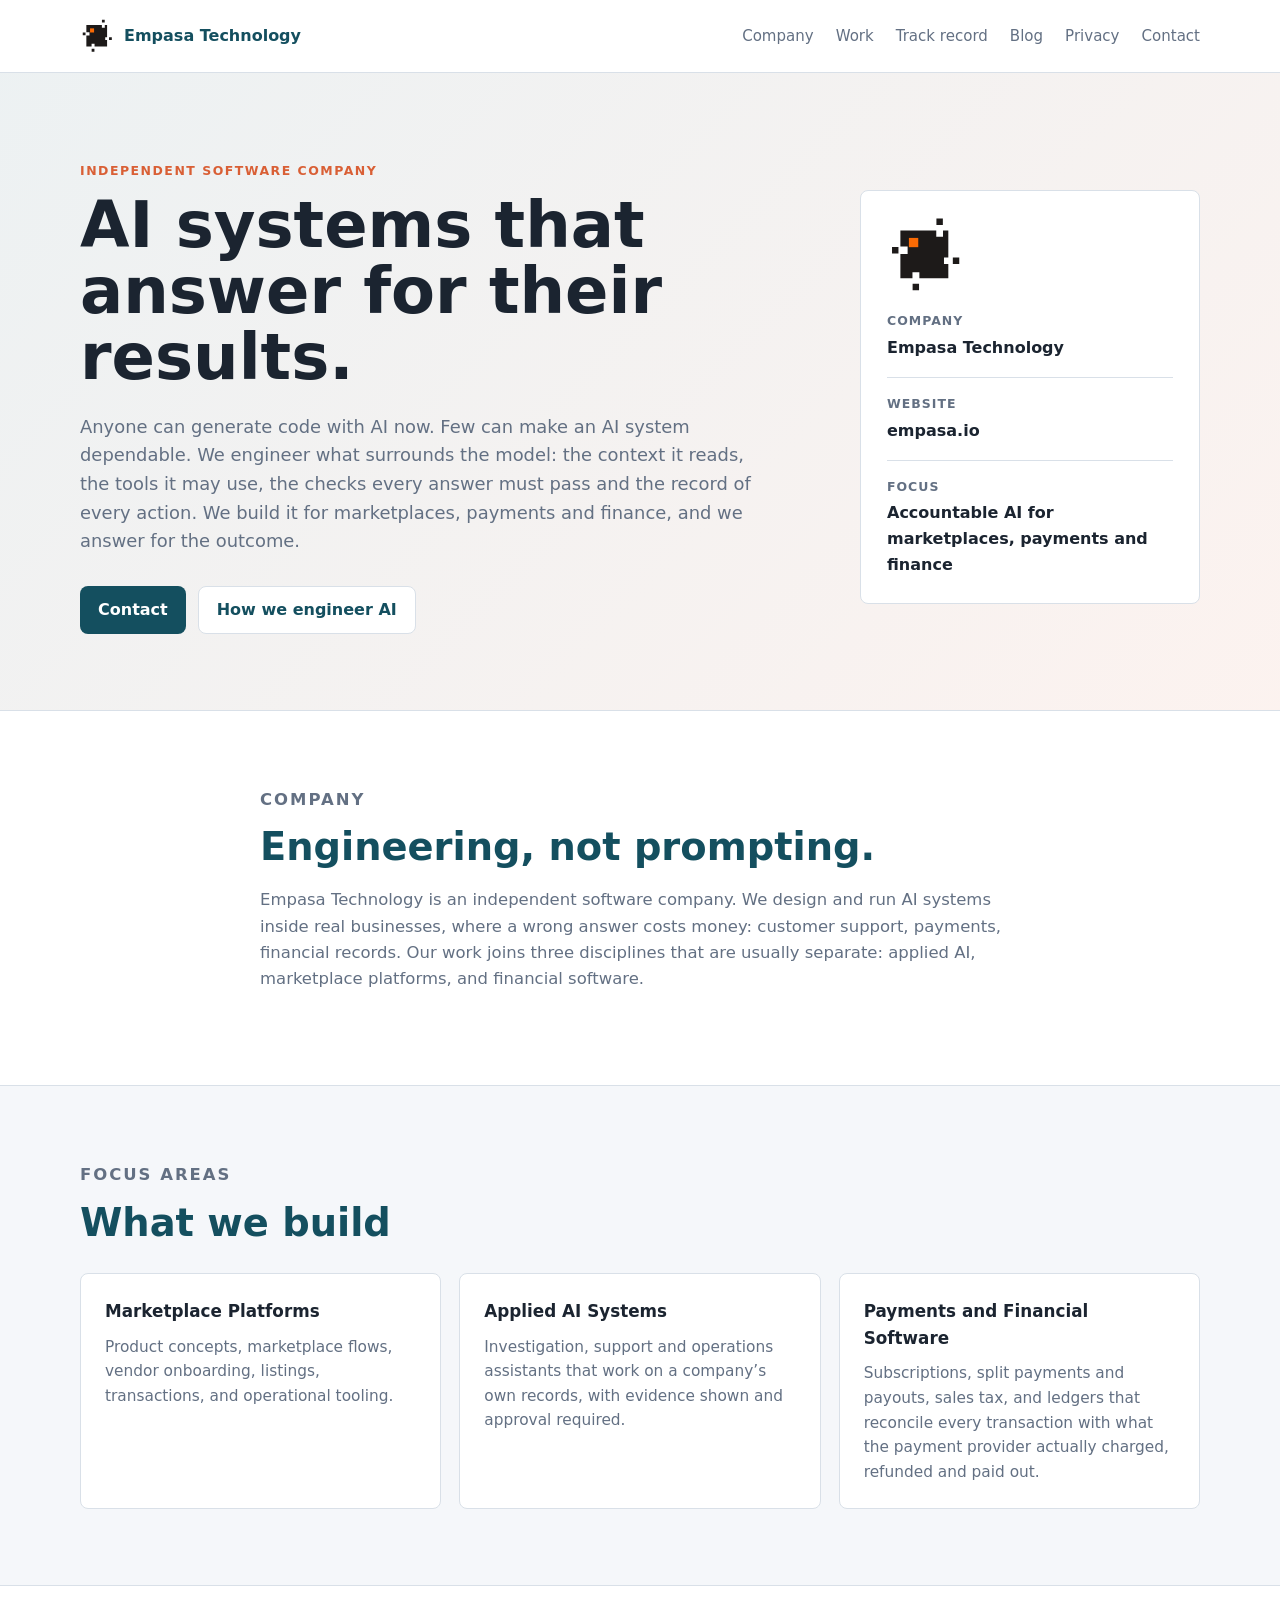
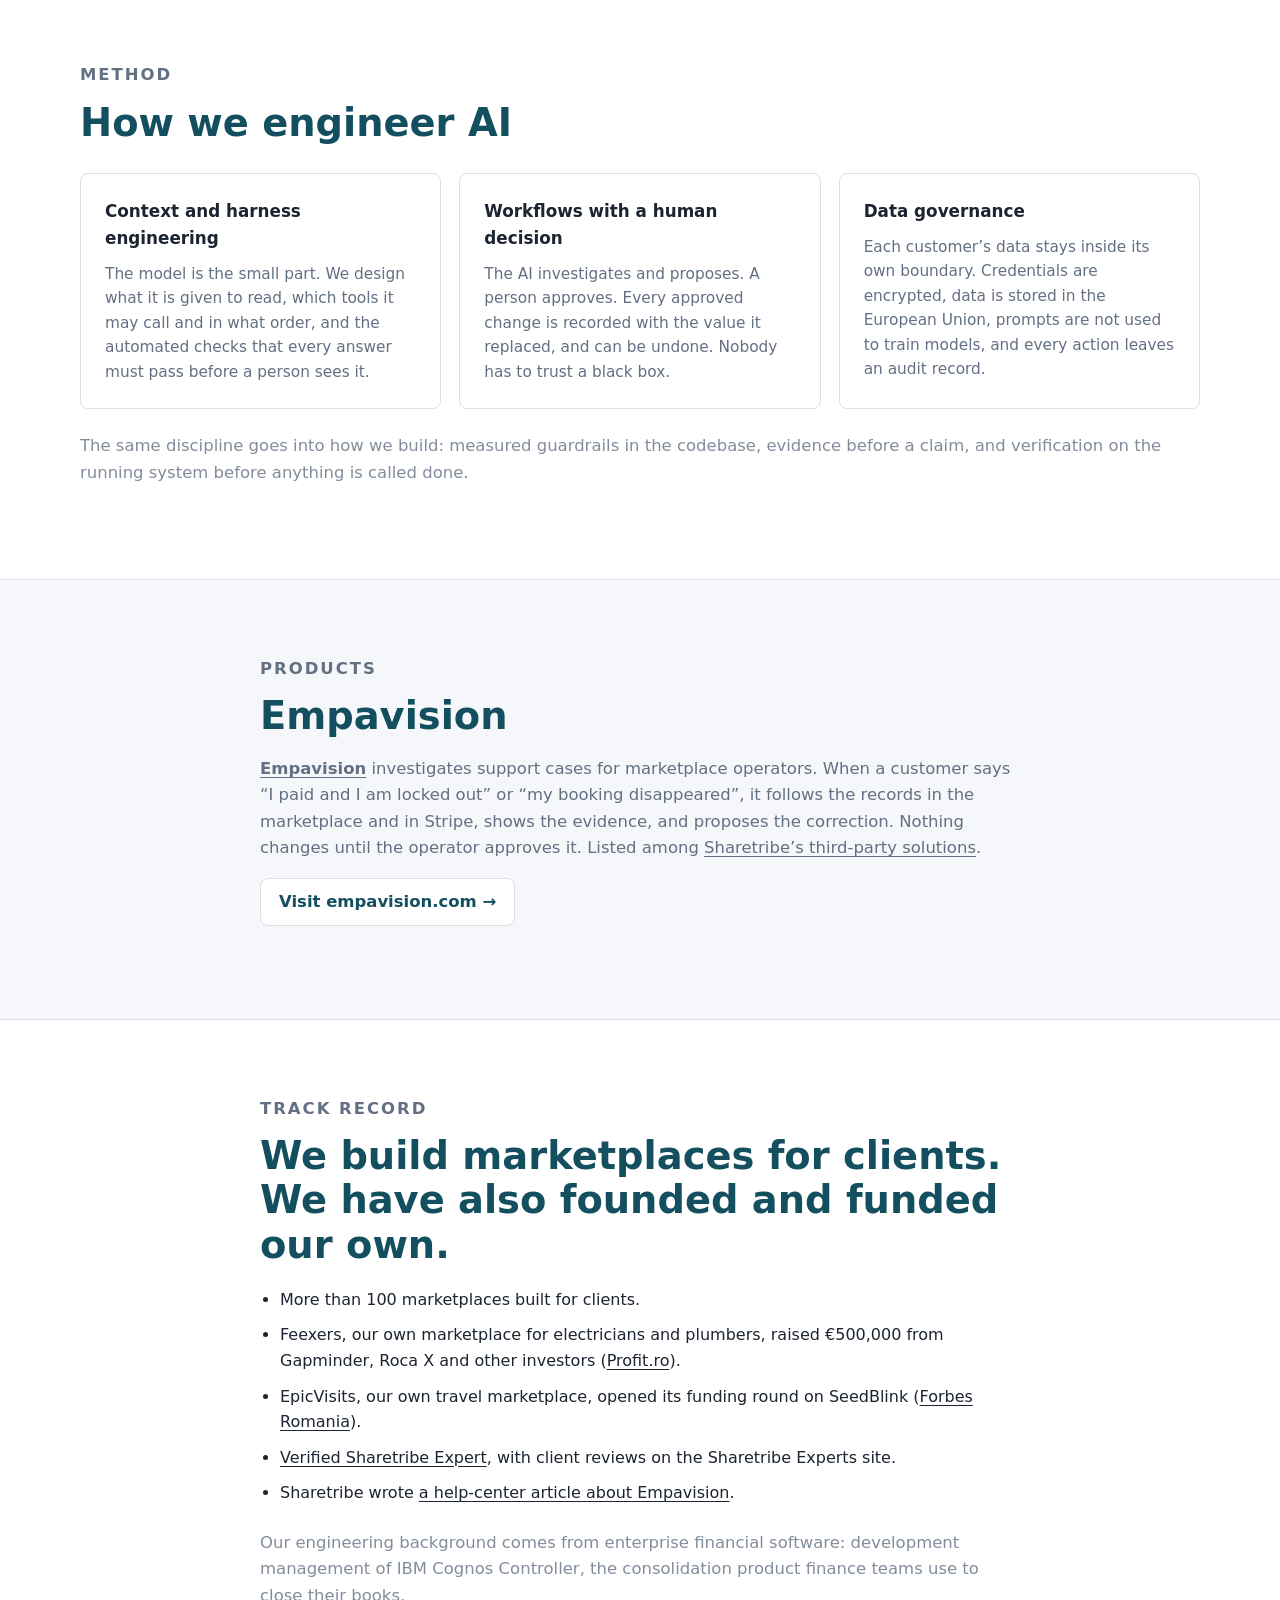
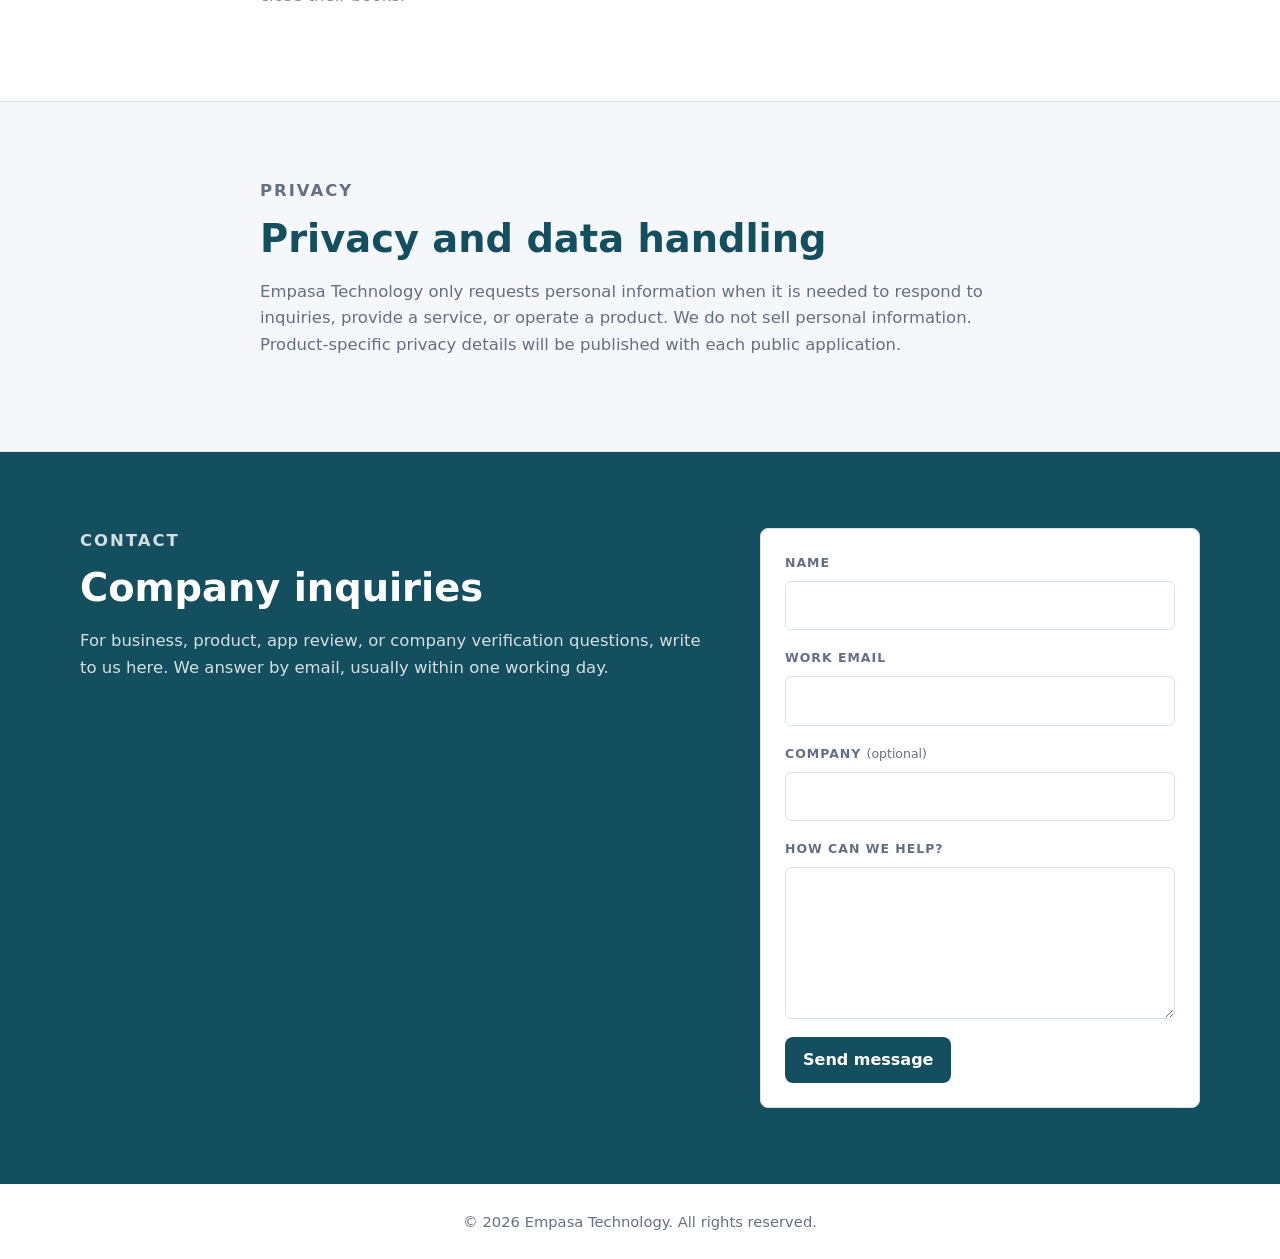
<file: index.html>
<!DOCTYPE html>
<html lang="en">
<head>
  <meta charset="UTF-8" />
  <meta name="viewport" content="width=device-width, initial-scale=1.0" />
  <meta
    name="description"
    content="Empasa Technology engineers AI systems that are accountable for their results: context and harness engineering, human-approved workflows and data governance, for marketplaces, payments and finance."
  />
  <title>Empasa Technology</title>
  <link rel="icon" type="image/svg+xml" href="images/logo_empasa.svg" />
  <link rel="apple-touch-icon" href="images/apple-touch-icon.png" />
  <link rel="stylesheet" href="styles.css" />
</head>
<body>
  <header class="site-header">
    <nav class="nav" aria-label="Main navigation">
      <a class="logo" href="#top" aria-label="Empasa Technology home">
        <img src="images/logo_empasa.svg" alt="" />
        <span>Empasa Technology</span>
      </a>
      <div class="nav-links">
        <a href="#company">Company</a>
        <a href="#work">Work</a>
        <a href="#track-record">Track record</a>
        <a href="blog/index.html">Blog</a>
        <a href="#privacy">Privacy</a>
        <a href="#contact">Contact</a>
      </div>
    </nav>
  </header>

  <main id="top">
    <section class="hero">
      <div class="container hero-grid">
        <div>
          <p class="eyebrow">Independent software company</p>
          <h1>AI systems that answer for their results.</h1>
          <p class="lead">
            Anyone can generate code with AI now. Few can make an AI system dependable. We engineer what surrounds the
            model: the context it reads, the tools it may use, the checks every answer must pass and the record of
            every action. We build it for marketplaces, payments and finance, and we answer for the outcome.
          </p>
          <div class="actions">
            <a class="button primary" href="#contact">Contact</a>
            <a class="button secondary" href="#now">How we engineer AI</a>
          </div>
        </div>
        <div class="summary-panel" aria-label="Company summary">
          <img class="summary-logo" src="images/logo_empasa.svg" alt="Empasa Technology logo" />
          <dl>
            <div>
              <dt>Company</dt>
              <dd>Empasa Technology</dd>
            </div>
            <div>
              <dt>Website</dt>
              <dd>empasa.io</dd>
            </div>
            <div>
              <dt>Focus</dt>
              <dd>Accountable AI for marketplaces, payments and finance</dd>
            </div>
          </dl>
        </div>
      </div>
    </section>

    <section id="company" class="section">
      <div class="container narrow">
        <p class="eyebrow">Company</p>
        <h2>Engineering, not prompting.</h2>
        <p>
          Empasa Technology is an independent software company. We design and run AI systems inside real businesses,
          where a wrong answer costs money: customer support, payments, financial records. Our work joins three
          disciplines that are usually separate: applied AI, marketplace platforms, and financial software.
        </p>
      </div>
    </section>

    <section id="work" class="section muted">
      <div class="container">
        <p class="eyebrow">Focus areas</p>
        <h2>What we build</h2>
        <div class="cards">
          <article class="card">
            <h3>Marketplace Platforms</h3>
            <p>
              Product concepts, marketplace flows, vendor onboarding, listings, transactions, and operational tooling.
            </p>
          </article>
          <article class="card">
            <h3>Applied AI Systems</h3>
            <p>
              Investigation, support and operations assistants that work on a company&rsquo;s own records, with evidence
              shown and approval required.
            </p>
          </article>
          <article class="card">
            <h3>Payments and Financial Software</h3>
            <p>
              Subscriptions, split payments and payouts, sales tax, and ledgers that reconcile every transaction with
              what the payment provider actually charged, refunded and paid out.
            </p>
          </article>
        </div>
      </div>
    </section>


    <section id="now" class="section">
      <div class="container">
        <p class="eyebrow">Method</p>
        <h2>How we engineer AI</h2>
        <div class="cards">
          <article class="card">
            <h3>Context and harness engineering</h3>
            <p>
              The model is the small part. We design what it is given to read, which tools it may call and in what
              order, and the automated checks that every answer must pass before a person sees it.
            </p>
          </article>
          <article class="card">
            <h3>Workflows with a human decision</h3>
            <p>
              The AI investigates and proposes. A person approves. Every approved change is recorded with the value
              it replaced, and can be undone. Nobody has to trust a black box.
            </p>
          </article>
          <article class="card">
            <h3>Data governance</h3>
            <p>
              Each customer&rsquo;s data stays inside its own boundary. Credentials are encrypted, data is stored in the
              European Union, prompts are not used to train models, and every action leaves an audit record.
            </p>
          </article>
        </div>
        <p class="section-note">
          The same discipline goes into how we build: measured guardrails in the codebase, evidence before a claim,
          and verification on the running system before anything is called done.
        </p>
      </div>
    </section>

    <section id="products" class="section muted">
      <div class="container narrow">
        <p class="eyebrow">Products</p>
        <h2>Empavision</h2>
        <p>
          <strong><a href="https://empavision.com">Empavision</a></strong> investigates support cases for marketplace
          operators. When a customer says &ldquo;I paid and I am locked out&rdquo; or &ldquo;my booking disappeared&rdquo;, it follows the
          records in the marketplace and in Stripe, shows the evidence, and proposes the correction. Nothing changes
          until the operator approves it. Listed among
          <a href="https://www.sharetribe.com/third-party-solutions/">Sharetribe&rsquo;s third-party solutions</a>.
        </p>
        <p>
          <a class="button secondary" href="https://empavision.com">Visit empavision.com &rarr;</a>
        </p>
      </div>
    </section>


    <section id="track-record" class="section">
      <div class="container narrow">
        <p class="eyebrow">Track record</p>
        <h2>We build marketplaces for clients. We have also founded and funded our own.</h2>
        <ul class="facts">
          <li>More than 100 marketplaces built for clients.</li>
          <li>
            Feexers, our own marketplace for electricians and plumbers, raised &euro;500,000 from Gapminder, Roca X and other
            investors
            (<a href="https://www.profit.ro/stiri/gapminder-roca-x-si-alti-investitori-printre-care-si-andrei-pitis-fost-actionar-vector-watch-si-clever-taxi-investesc-500-000-de-euro-intr-un-uber-al-electricienilor-si-instalatorilor-19225668">Profit.ro</a>).
          </li>
          <li>
            EpicVisits, our own travel marketplace, opened its funding round on SeedBlink
            (<a href="https://www.forbes.ro/startup-ul-de-calatorii-de-self-service-epicvisits-com-demareaza-o-campanie-de-finantare-pe-seedblink-124364">Forbes Romania</a>).
          </li>
          <li>
            <a href="https://experts.sharetribe.com/u/677c1a10-76b5-4e62-9854-36132ddc1f05">Verified Sharetribe Expert</a>,
            with client reviews on the Sharetribe Experts site.
          </li>
          <li>
            Sharetribe wrote
            <a href="https://www.sharetribe.com/help/en/articles/17761015-manage-and-grow-your-marketplace-with-empavision">a help-center article about Empavision</a>.
          </li>
        </ul>
        <p class="section-note">
          Our engineering background comes from enterprise financial software: development management of IBM Cognos
          Controller, the consolidation product finance teams use to close their books.
        </p>
      </div>
    </section>

    <section id="privacy" class="section muted">
      <div class="container narrow">
        <p class="eyebrow">Privacy</p>
        <h2>Privacy and data handling</h2>
        <p>
          Empasa Technology only requests personal information when it is needed to respond to inquiries, provide a
          service, or operate a product. We do not sell personal information. Product-specific privacy details will be
          published with each public application.
        </p>
      </div>
    </section>

    <section id="contact" class="section contact-section">
      <div class="container contact-grid">
        <div>
          <p class="eyebrow">Contact</p>
          <h2>Company inquiries</h2>
          <p>
            For business, product, app review, or company verification questions, write to us here. We answer by
            email, usually within one working day.
          </p>
        </div>
        <form class="contact-card contact-form" id="contact-form" novalidate>
          <label for="cf-name">Name</label>
          <input id="cf-name" name="name" type="text" autocomplete="name" required maxlength="120" />
          <label for="cf-email">Work email</label>
          <input id="cf-email" name="email" type="email" autocomplete="email" required maxlength="180" />
          <label for="cf-company">Company <em>(optional)</em></label>
          <input id="cf-company" name="company" type="text" autocomplete="organization" maxlength="160" />
          <label for="cf-message">How can we help?</label>
          <textarea id="cf-message" name="message" rows="5" required minlength="20" maxlength="3000"></textarea>
          <div class="cf-trap" aria-hidden="true">
            <label for="cf-website">Leave this field empty</label>
            <input id="cf-website" name="website_confirm" type="text" tabindex="-1" autocomplete="off" />
          </div>
          <button class="button primary" type="submit">Send message</button>
          <p class="cf-status" id="cf-status" role="status" aria-live="polite"></p>
        </form>
      </div>
    </section>
  </main>

  <script>
    (function () {
      var form = document.getElementById('contact-form');
      if (!form) return;
      var status = document.getElementById('cf-status');
      var button = form.querySelector('button');
      var requestId = null;
      function uuid() {
        if (window.crypto && crypto.randomUUID) return crypto.randomUUID();
        return 'xxxxxxxx-xxxx-4xxx-yxxx-xxxxxxxxxxxx'.replace(/[xy]/g, function (c) {
          var r = (Math.random() * 16) | 0;
          return (c === 'x' ? r : (r & 3) | 8).toString(16);
        });
      }
      function say(text, kind) {
        status.textContent = text;
        status.className = 'cf-status' + (kind ? ' ' + kind : '');
      }
      form.addEventListener('submit', function (event) {
        event.preventDefault();
        var data = {
          name: form.elements.name.value.trim(),
          email: form.elements.email.value.trim(),
          company: form.elements.company.value.trim(),
          message: form.elements.message.value.trim(),
          website_confirm: form.elements.website_confirm.value,
          page: location.pathname
        };
        if (data.name.length < 2 || !/^[^@\s]+@[^@\s]+\.[^@\s]+$/.test(data.email) || data.message.length < 20) {
          say('Please fill in your name, a valid email and a message of at least 20 characters.', 'error');
          return;
        }
        requestId = requestId || uuid();
        data.requestId = requestId;
        button.disabled = true;
        say('Sending…');
        fetch('https://empavision.com/api/contact', {
          method: 'POST',
          headers: { 'Content-Type': 'application/json' },
          body: JSON.stringify(data)
        })
          .then(function (response) {
            return response.json().catch(function () { return {}; }).then(function (body) {
              if (!response.ok) throw new Error(body.error || 'Your message could not be sent. Please try again.');
              form.reset();
              requestId = null;
              say('Thank you. Your message was sent; we will answer by email.', 'ok');
            });
          })
          .catch(function (error) {
            var failed = error && error.message && error.message !== 'Failed to fetch';
            say(failed ? error.message : 'Your message could not be sent. Please try again in a minute.', 'error');
          })
          .then(function () { button.disabled = false; });
      });
    })();
  </script>

  <footer class="site-footer">
    <p>&copy; 2026 Empasa Technology. All rights reserved.</p>
  </footer>
</body>
</html>
</file>
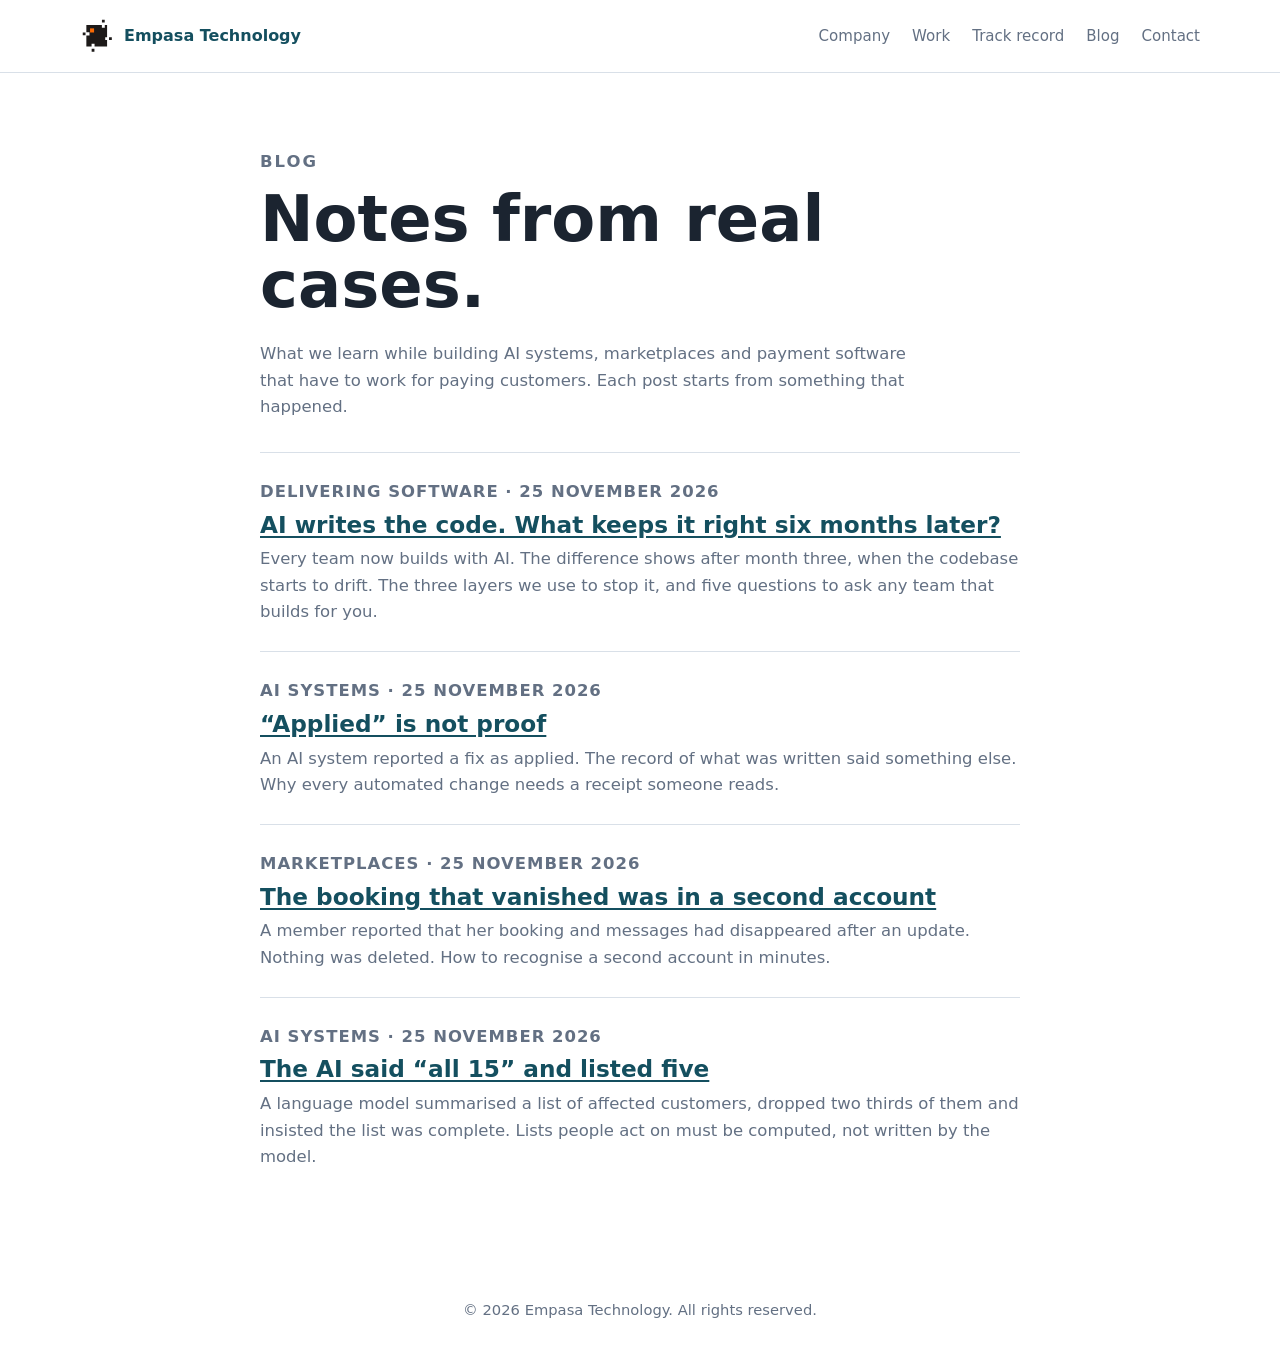
<file: blog/index.html>
<!DOCTYPE html>
<html lang="en">
<head>
  <meta charset="UTF-8" />
  <meta name="viewport" content="width=device-width, initial-scale=1.0" />
  <meta name="description" content="Notes from real cases: AI systems, marketplaces and payment software built by Empasa Technology." />
  <title>Blog | Empasa Technology</title>
  <link rel="icon" type="image/svg+xml" href="../images/logo_empasa.svg" />
  <link rel="apple-touch-icon" href="../images/apple-touch-icon.png" />
  <link rel="stylesheet" href="../styles.css" />
</head>
<body>
  <header class="site-header">
    <nav class="nav" aria-label="Main navigation">
      <a class="logo" href="../index.html" aria-label="Empasa Technology home">
        <img src="../images/logo_empasa.svg" alt="" />
        <span>Empasa Technology</span>
      </a>
      <div class="nav-links">
        <a href="../index.html#company">Company</a>
        <a href="../index.html#work">Work</a>
        <a href="../index.html#track-record">Track record</a>
        <a href="index.html">Blog</a>
        <a href="../index.html#contact">Contact</a>
      </div>
    </nav>
  </header>

  <main>
    <section class="section">
      <div class="container narrow">
        <p class="eyebrow">Blog</p>
        <h1>Notes from real cases.</h1>
        <p class="lead">
          What we learn while building AI systems, marketplaces and payment software that have to work for paying
          customers. Each post starts from something that happened.
        </p>
        <ul class="post-list">
          <li>
            <p class="post-meta">Delivering software &middot; 25 November 2026</p>
            <h2><a href="ai-writes-the-code-who-keeps-it-right.html">AI writes the code. What keeps it right six months later?</a></h2>
            <p>Every team now builds with AI. The difference shows after month three, when the codebase starts to drift. The three layers we use to stop it, and five questions to ask any team that builds for you.</p>
          </li>
          <li>
            <p class="post-meta">AI systems &middot; 25 November 2026</p>
            <h2><a href="applied-is-not-proof.html">&ldquo;Applied&rdquo; is not proof</a></h2>
            <p>An AI system reported a fix as applied. The record of what was written said something else. Why every automated change needs a receipt someone reads.</p>
          </li>
          <li>
            <p class="post-meta">Marketplaces &middot; 25 November 2026</p>
            <h2><a href="the-booking-that-vanished.html">The booking that vanished was in a second account</a></h2>
            <p>A member reported that her booking and messages had disappeared after an update. Nothing was deleted. How to recognise a second account in minutes.</p>
          </li>
          <li>
            <p class="post-meta">AI systems &middot; 25 November 2026</p>
            <h2><a href="lists-of-people-are-computed.html">The AI said &ldquo;all 15&rdquo; and listed five</a></h2>
            <p>A language model summarised a list of affected customers, dropped two thirds of them and insisted the list was complete. Lists people act on must be computed, not written by the model.</p>
          </li>
        </ul>
      </div>
    </section>
  </main>

  <footer class="site-footer">
    <p>&copy; 2026 Empasa Technology. All rights reserved.</p>
  </footer>
</body>
</html>
</file>
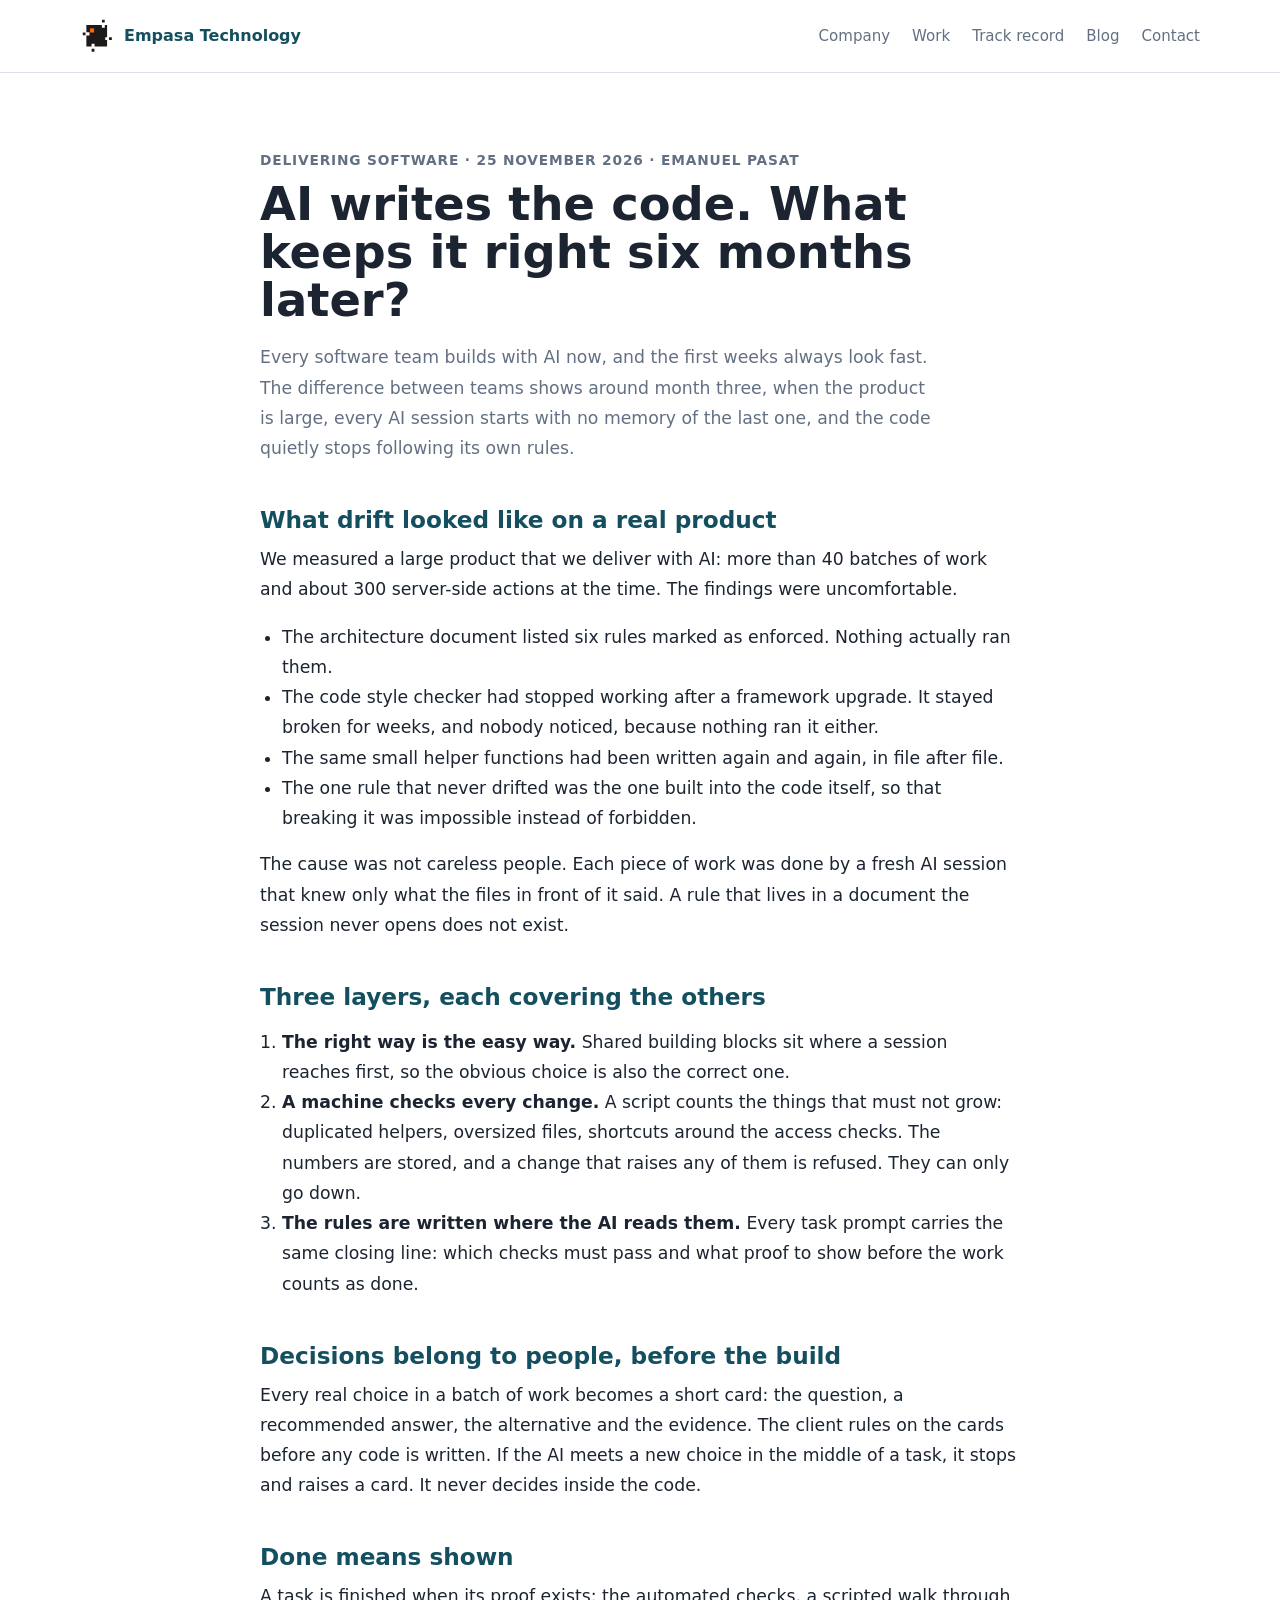
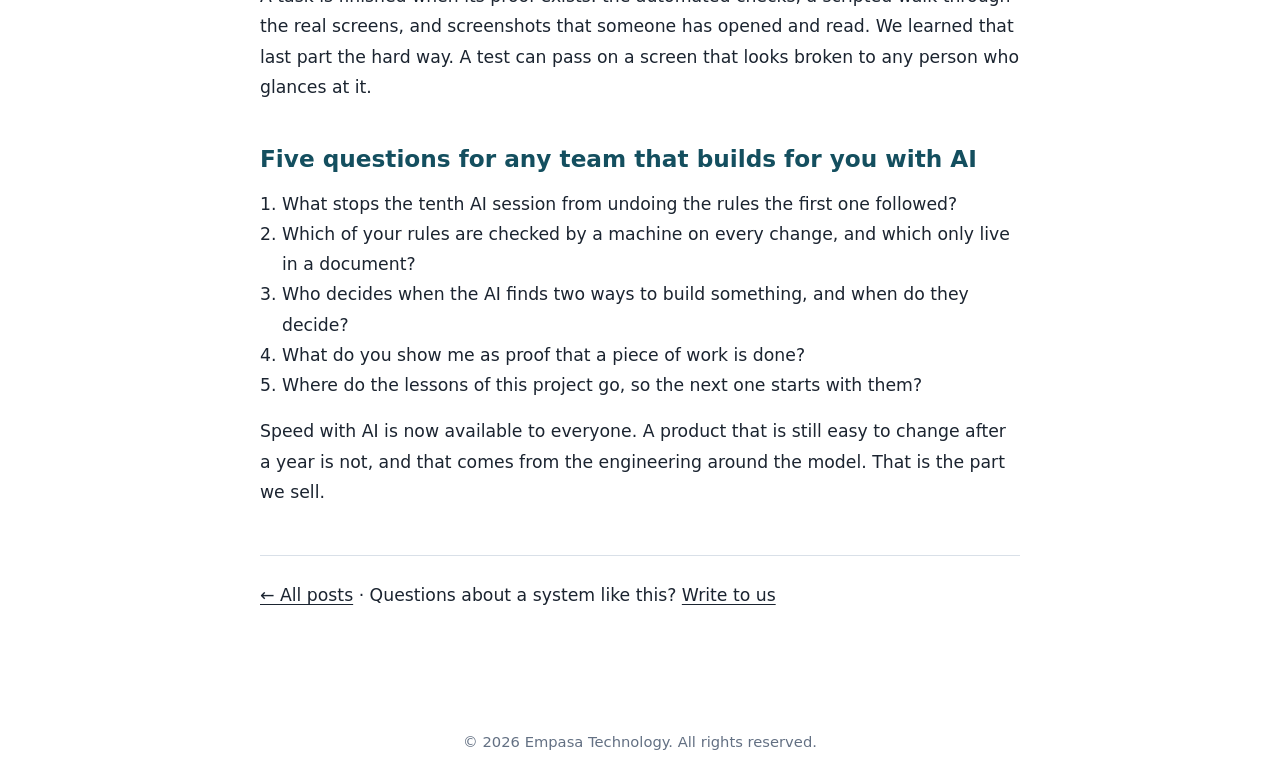
<file: blog/ai-writes-the-code-who-keeps-it-right.html>
<!DOCTYPE html>
<html lang="en">
<head>
  <meta charset="UTF-8" />
  <meta name="viewport" content="width=device-width, initial-scale=1.0" />
  <meta name="description" content="Every team now builds with AI. The difference shows after month three, when the codebase starts to drift. The three layers we use to stop it, and five questions to ask any team that builds for you." />
  <title>AI writes the code. What keeps it right six months later? | Empasa Technology</title>
  <link rel="icon" type="image/svg+xml" href="../images/logo_empasa.svg" />
  <link rel="apple-touch-icon" href="../images/apple-touch-icon.png" />
  <link rel="stylesheet" href="../styles.css" />
</head>
<body>
  <header class="site-header">
    <nav class="nav" aria-label="Main navigation">
      <a class="logo" href="../index.html" aria-label="Empasa Technology home">
        <img src="../images/logo_empasa.svg" alt="" />
        <span>Empasa Technology</span>
      </a>
      <div class="nav-links">
        <a href="../index.html#company">Company</a>
        <a href="../index.html#work">Work</a>
        <a href="../index.html#track-record">Track record</a>
        <a href="index.html">Blog</a>
        <a href="../index.html#contact">Contact</a>
      </div>
    </nav>
  </header>

  <main>
    <article class="section post">
      <div class="container narrow">
        <p class="post-meta">Delivering software &middot; 25 November 2026 &middot; Emanuel Pasat</p>
        <h1>AI writes the code. What keeps it right six months later?</h1>
        <p class="lead">Every software team builds with AI now, and the first weeks always look fast. The difference between teams shows around month three, when the product is large, every AI session starts with no memory of the last one, and the code quietly stops following its own rules.</p>
        <h2>What drift looked like on a real product</h2>
        <p>
          We measured a large product that we deliver with AI: more than 40 batches of work and about 300 server-side
          actions at the time. The findings were uncomfortable.
        </p>
        <ul>
          <li>The architecture document listed six rules marked as enforced. Nothing actually ran them.</li>
          <li>The code style checker had stopped working after a framework upgrade. It stayed broken for weeks, and nobody noticed, because nothing ran it either.</li>
          <li>The same small helper functions had been written again and again, in file after file.</li>
          <li>The one rule that never drifted was the one built into the code itself, so that breaking it was impossible instead of forbidden.</li>
        </ul>
        <p>
          The cause was not careless people. Each piece of work was done by a fresh AI session that knew only what the
          files in front of it said. A rule that lives in a document the session never opens does not exist.
        </p>
        <h2>Three layers, each covering the others</h2>
        <ol>
          <li>
            <strong>The right way is the easy way.</strong> Shared building blocks sit where a session reaches first,
            so the obvious choice is also the correct one.
          </li>
          <li>
            <strong>A machine checks every change.</strong> A script counts the things that must not grow: duplicated
            helpers, oversized files, shortcuts around the access checks. The numbers are stored, and a change that
            raises any of them is refused. They can only go down.
          </li>
          <li>
            <strong>The rules are written where the AI reads them.</strong> Every task prompt carries the same closing
            line: which checks must pass and what proof to show before the work counts as done.
          </li>
        </ol>
        <h2>Decisions belong to people, before the build</h2>
        <p>
          Every real choice in a batch of work becomes a short card: the question, a recommended answer, the
          alternative and the evidence. The client rules on the cards before any code is written. If the AI meets a
          new choice in the middle of a task, it stops and raises a card. It never decides inside the code.
        </p>
        <h2>Done means shown</h2>
        <p>
          A task is finished when its proof exists: the automated checks, a scripted walk through the real screens,
          and screenshots that someone has opened and read. We learned that last part the hard way. A test can pass on
          a screen that looks broken to any person who glances at it.
        </p>
        <h2>Five questions for any team that builds for you with AI</h2>
        <ol>
          <li>What stops the tenth AI session from undoing the rules the first one followed?</li>
          <li>Which of your rules are checked by a machine on every change, and which only live in a document?</li>
          <li>Who decides when the AI finds two ways to build something, and when do they decide?</li>
          <li>What do you show me as proof that a piece of work is done?</li>
          <li>Where do the lessons of this project go, so the next one starts with them?</li>
        </ol>
        <p>
          Speed with AI is now available to everyone. A product that is still easy to change after a year is not,
          and that comes from the engineering around the model. That is the part we sell.
        </p>
        <p class="post-back"><a href="index.html">&larr; All posts</a> &middot; Questions about a system like this? <a href="../index.html#contact">Write to us</a></p>
      </div>
    </article>
  </main>

  <footer class="site-footer">
    <p>&copy; 2026 Empasa Technology. All rights reserved.</p>
  </footer>
</body>
</html>
</file>
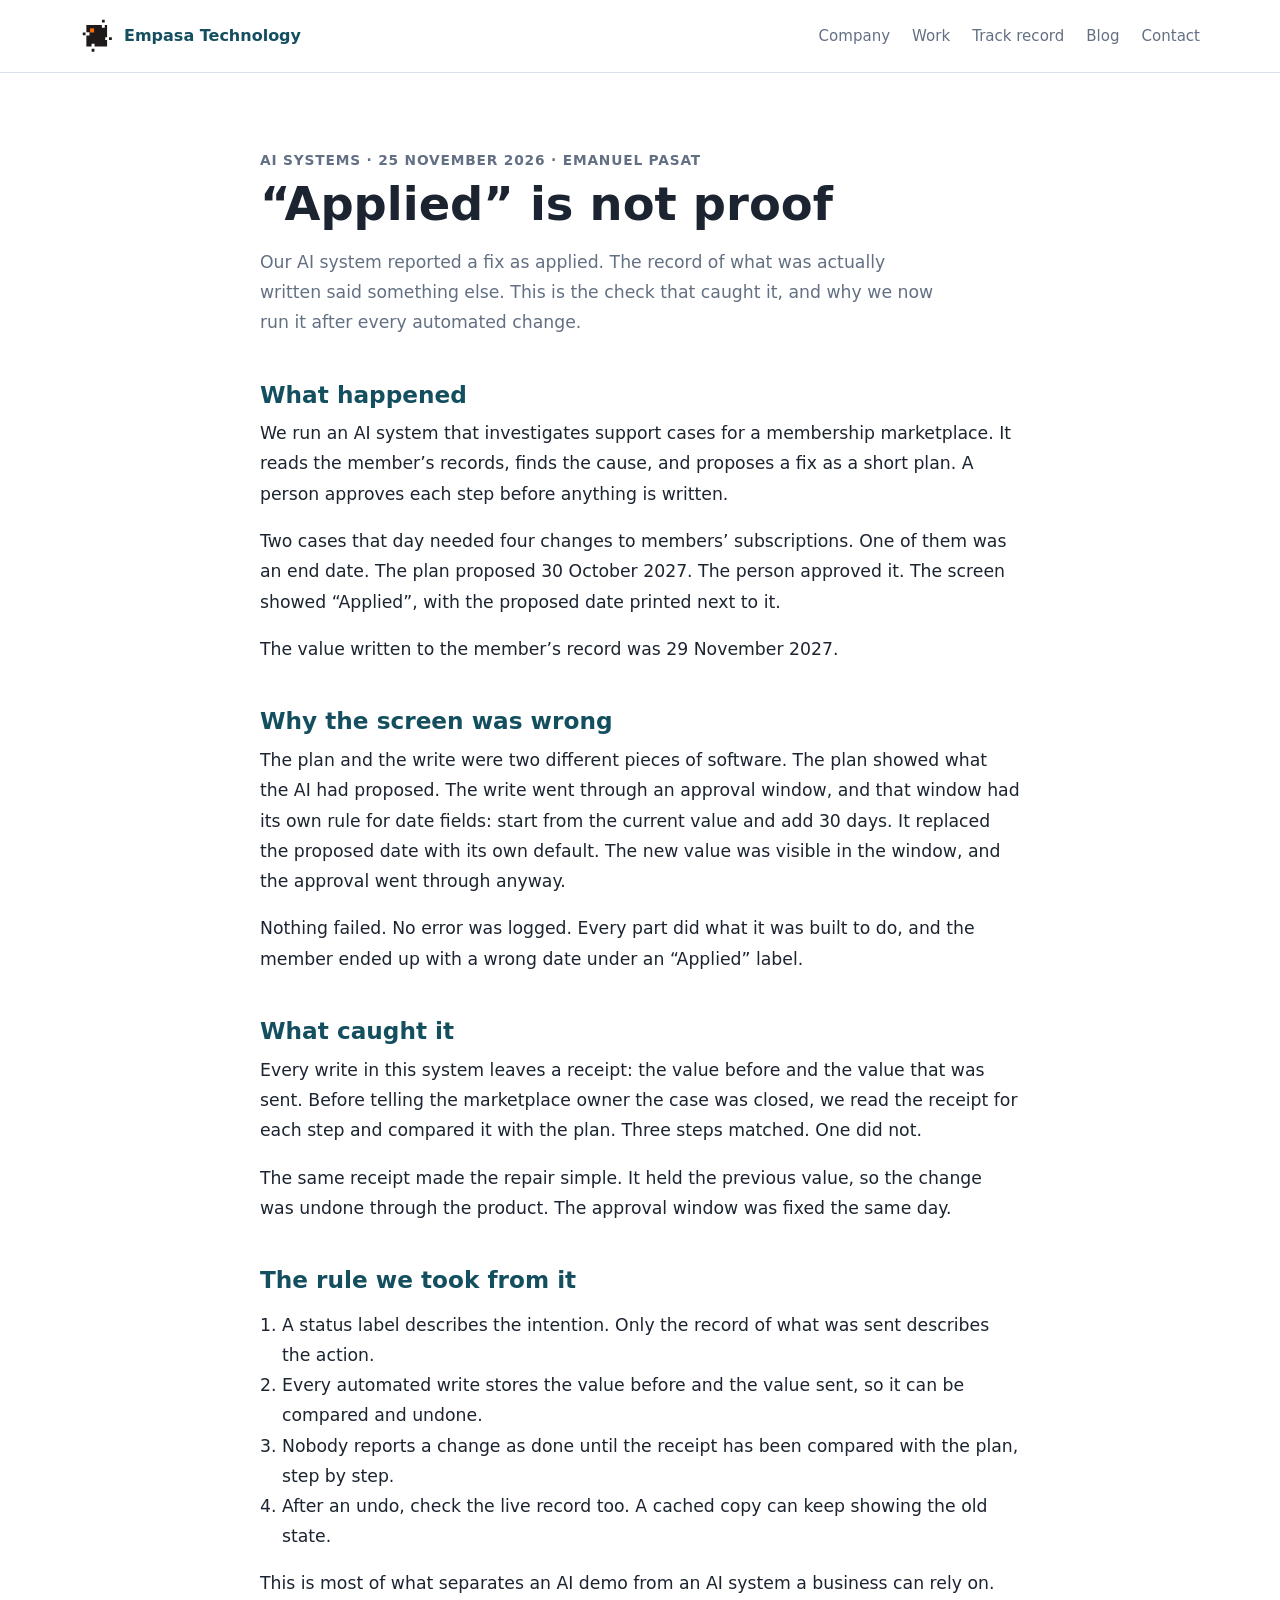
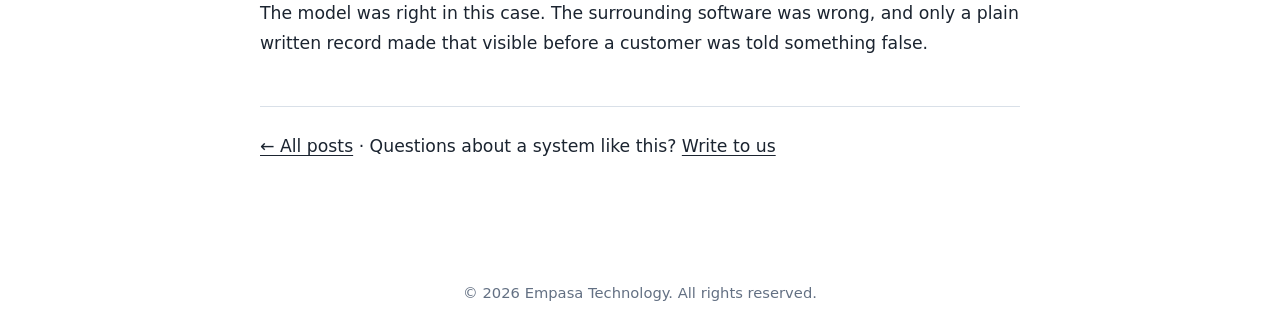
<file: blog/applied-is-not-proof.html>
<!DOCTYPE html>
<html lang="en">
<head>
  <meta charset="UTF-8" />
  <meta name="viewport" content="width=device-width, initial-scale=1.0" />
  <meta name="description" content="An AI system reported a fix as applied. The record of what was written said something else. Why every automated change needs a receipt someone reads." />
  <title>Applied is not proof | Empasa Technology</title>
  <link rel="icon" type="image/svg+xml" href="../images/logo_empasa.svg" />
  <link rel="apple-touch-icon" href="../images/apple-touch-icon.png" />
  <link rel="stylesheet" href="../styles.css" />
</head>
<body>
  <header class="site-header">
    <nav class="nav" aria-label="Main navigation">
      <a class="logo" href="../index.html" aria-label="Empasa Technology home">
        <img src="../images/logo_empasa.svg" alt="" />
        <span>Empasa Technology</span>
      </a>
      <div class="nav-links">
        <a href="../index.html#company">Company</a>
        <a href="../index.html#work">Work</a>
        <a href="../index.html#track-record">Track record</a>
        <a href="index.html">Blog</a>
        <a href="../index.html#contact">Contact</a>
      </div>
    </nav>
  </header>

  <main>
    <article class="section post">
      <div class="container narrow">
        <p class="post-meta">AI systems &middot; 25 November 2026 &middot; Emanuel Pasat</p>
        <h1>&ldquo;Applied&rdquo; is not proof</h1>
        <p class="lead">Our AI system reported a fix as applied. The record of what was actually written said something else. This is the check that caught it, and why we now run it after every automated change.</p>
        <h2>What happened</h2>
        <p>
          We run an AI system that investigates support cases for a membership marketplace. It reads the member&rsquo;s
          records, finds the cause, and proposes a fix as a short plan. A person approves each step before anything is
          written.
        </p>
        <p>
          Two cases that day needed four changes to members&rsquo; subscriptions. One of them was an end date. The plan proposed
          30 October 2027. The person approved it. The screen showed &ldquo;Applied&rdquo;, with the proposed date
          printed next to it.
        </p>
        <p>The value written to the member&rsquo;s record was 29 November 2027.</p>
        <h2>Why the screen was wrong</h2>
        <p>
          The plan and the write were two different pieces of software. The plan showed what the AI had proposed. The
          write went through an approval window, and that window had its own rule for date fields: start from the
          current value and add 30 days. It replaced the proposed date with its own default. The new value was visible
          in the window, and the approval went through anyway.
        </p>
        <p>
          Nothing failed. No error was logged. Every part did what it was built to do, and the member ended up with a
          wrong date under an &ldquo;Applied&rdquo; label.
        </p>
        <h2>What caught it</h2>
        <p>
          Every write in this system leaves a receipt: the value before and the value that was sent. Before telling the marketplace owner the case was closed, we read the receipt for each step and
          compared it with the plan. Three steps matched. One did not.
        </p>
        <p>
          The same receipt made the repair simple. It held the previous value, so the change was undone through the
          product. The approval window was fixed the same day.
        </p>
        <h2>The rule we took from it</h2>
        <ol>
          <li>A status label describes the intention. Only the record of what was sent describes the action.</li>
          <li>Every automated write stores the value before and the value sent, so it can be compared and undone.</li>
          <li>Nobody reports a change as done until the receipt has been compared with the plan, step by step.</li>
          <li>After an undo, check the live record too. A cached copy can keep showing the old state.</li>
        </ol>
        <p>
          This is most of what separates an AI demo from an AI system a business can rely on. The model was right in
          this case. The surrounding software was wrong, and only a plain written record made that visible before a
          customer was told something false.
        </p>
        <p class="post-back"><a href="index.html">&larr; All posts</a> &middot; Questions about a system like this? <a href="../index.html#contact">Write to us</a></p>
      </div>
    </article>
  </main>

  <footer class="site-footer">
    <p>&copy; 2026 Empasa Technology. All rights reserved.</p>
  </footer>
</body>
</html>
</file>
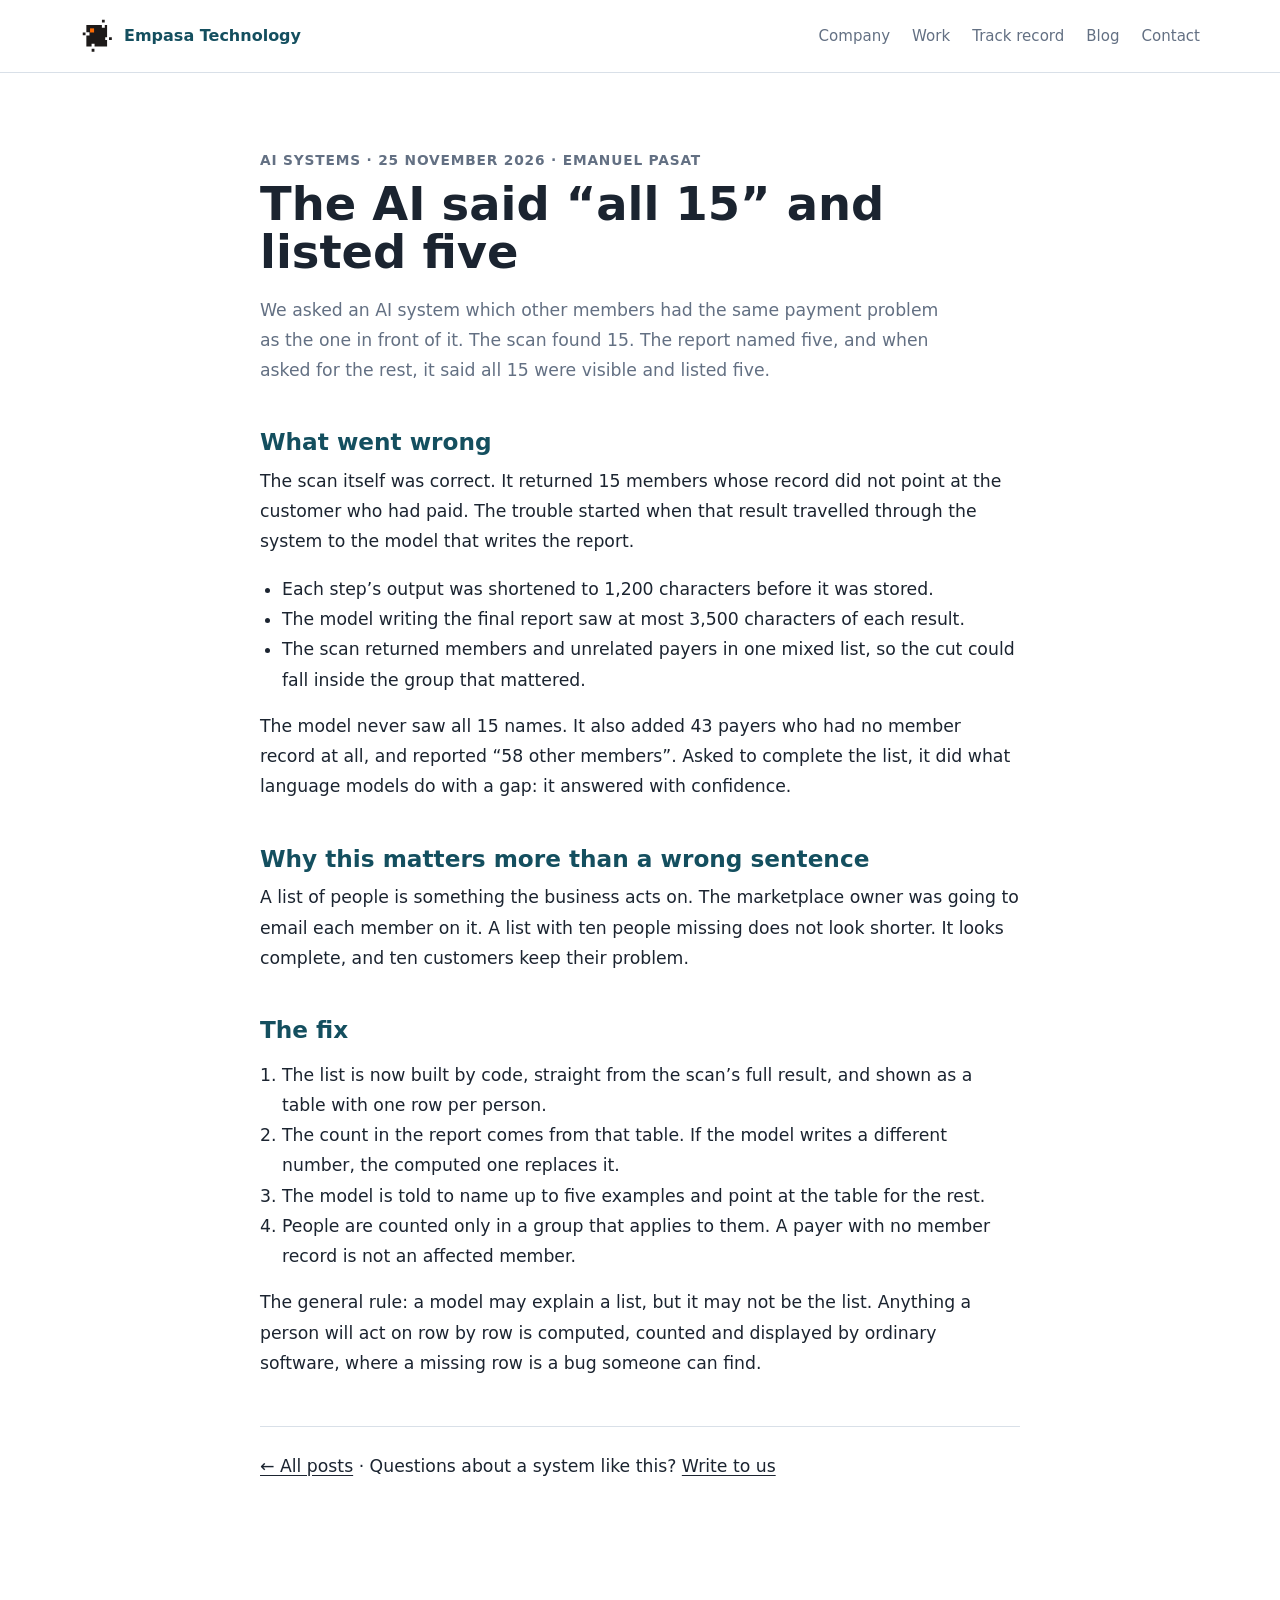
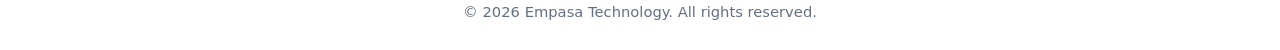
<file: blog/lists-of-people-are-computed.html>
<!DOCTYPE html>
<html lang="en">
<head>
  <meta charset="UTF-8" />
  <meta name="viewport" content="width=device-width, initial-scale=1.0" />
  <meta name="description" content="A language model summarised a list of affected customers, dropped two thirds of them and insisted the list was complete. Lists people act on must be computed, not written by the model." />
  <title>The AI said all 15 and listed five | Empasa Technology</title>
  <link rel="icon" type="image/svg+xml" href="../images/logo_empasa.svg" />
  <link rel="apple-touch-icon" href="../images/apple-touch-icon.png" />
  <link rel="stylesheet" href="../styles.css" />
</head>
<body>
  <header class="site-header">
    <nav class="nav" aria-label="Main navigation">
      <a class="logo" href="../index.html" aria-label="Empasa Technology home">
        <img src="../images/logo_empasa.svg" alt="" />
        <span>Empasa Technology</span>
      </a>
      <div class="nav-links">
        <a href="../index.html#company">Company</a>
        <a href="../index.html#work">Work</a>
        <a href="../index.html#track-record">Track record</a>
        <a href="index.html">Blog</a>
        <a href="../index.html#contact">Contact</a>
      </div>
    </nav>
  </header>

  <main>
    <article class="section post">
      <div class="container narrow">
        <p class="post-meta">AI systems &middot; 25 November 2026 &middot; Emanuel Pasat</p>
        <h1>The AI said &ldquo;all 15&rdquo; and listed five</h1>
        <p class="lead">We asked an AI system which other members had the same payment problem as the one in front of it. The scan found 15. The report named five, and when asked for the rest, it said all 15 were visible and listed five.</p>
        <h2>What went wrong</h2>
        <p>
          The scan itself was correct. It returned 15 members whose record did not point at the customer who had paid.
          The trouble started when that result travelled through the system to the model that writes the report.
        </p>
        <ul>
          <li>Each step&rsquo;s output was shortened to 1,200 characters before it was stored.</li>
          <li>The model writing the final report saw at most 3,500 characters of each result.</li>
          <li>The scan returned members and unrelated payers in one mixed list, so the cut could fall inside the group that mattered.</li>
        </ul>
        <p>
          The model never saw all 15 names. It also added 43 payers who had no member record at all, and reported
          &ldquo;58 other members&rdquo;. Asked to complete the list, it did what language models do with a gap: it
          answered with confidence.
        </p>
        <h2>Why this matters more than a wrong sentence</h2>
        <p>
          A list of people is something the business acts on. The marketplace owner was going to email each member on
          it. A list with ten people missing does not look shorter. It looks complete, and ten customers keep their
          problem.
        </p>
        <h2>The fix</h2>
        <ol>
          <li>The list is now built by code, straight from the scan&rsquo;s full result, and shown as a table with one row per person.</li>
          <li>The count in the report comes from that table. If the model writes a different number, the computed one replaces it.</li>
          <li>The model is told to name up to five examples and point at the table for the rest.</li>
          <li>People are counted only in a group that applies to them. A payer with no member record is not an affected member.</li>
        </ol>
        <p>
          The general rule: a model may explain a list, but it may not be the list. Anything a person will act on row
          by row is computed, counted and displayed by ordinary software, where a missing row is a bug someone can find.
        </p>
        <p class="post-back"><a href="index.html">&larr; All posts</a> &middot; Questions about a system like this? <a href="../index.html#contact">Write to us</a></p>
      </div>
    </article>
  </main>

  <footer class="site-footer">
    <p>&copy; 2026 Empasa Technology. All rights reserved.</p>
  </footer>
</body>
</html>
</file>
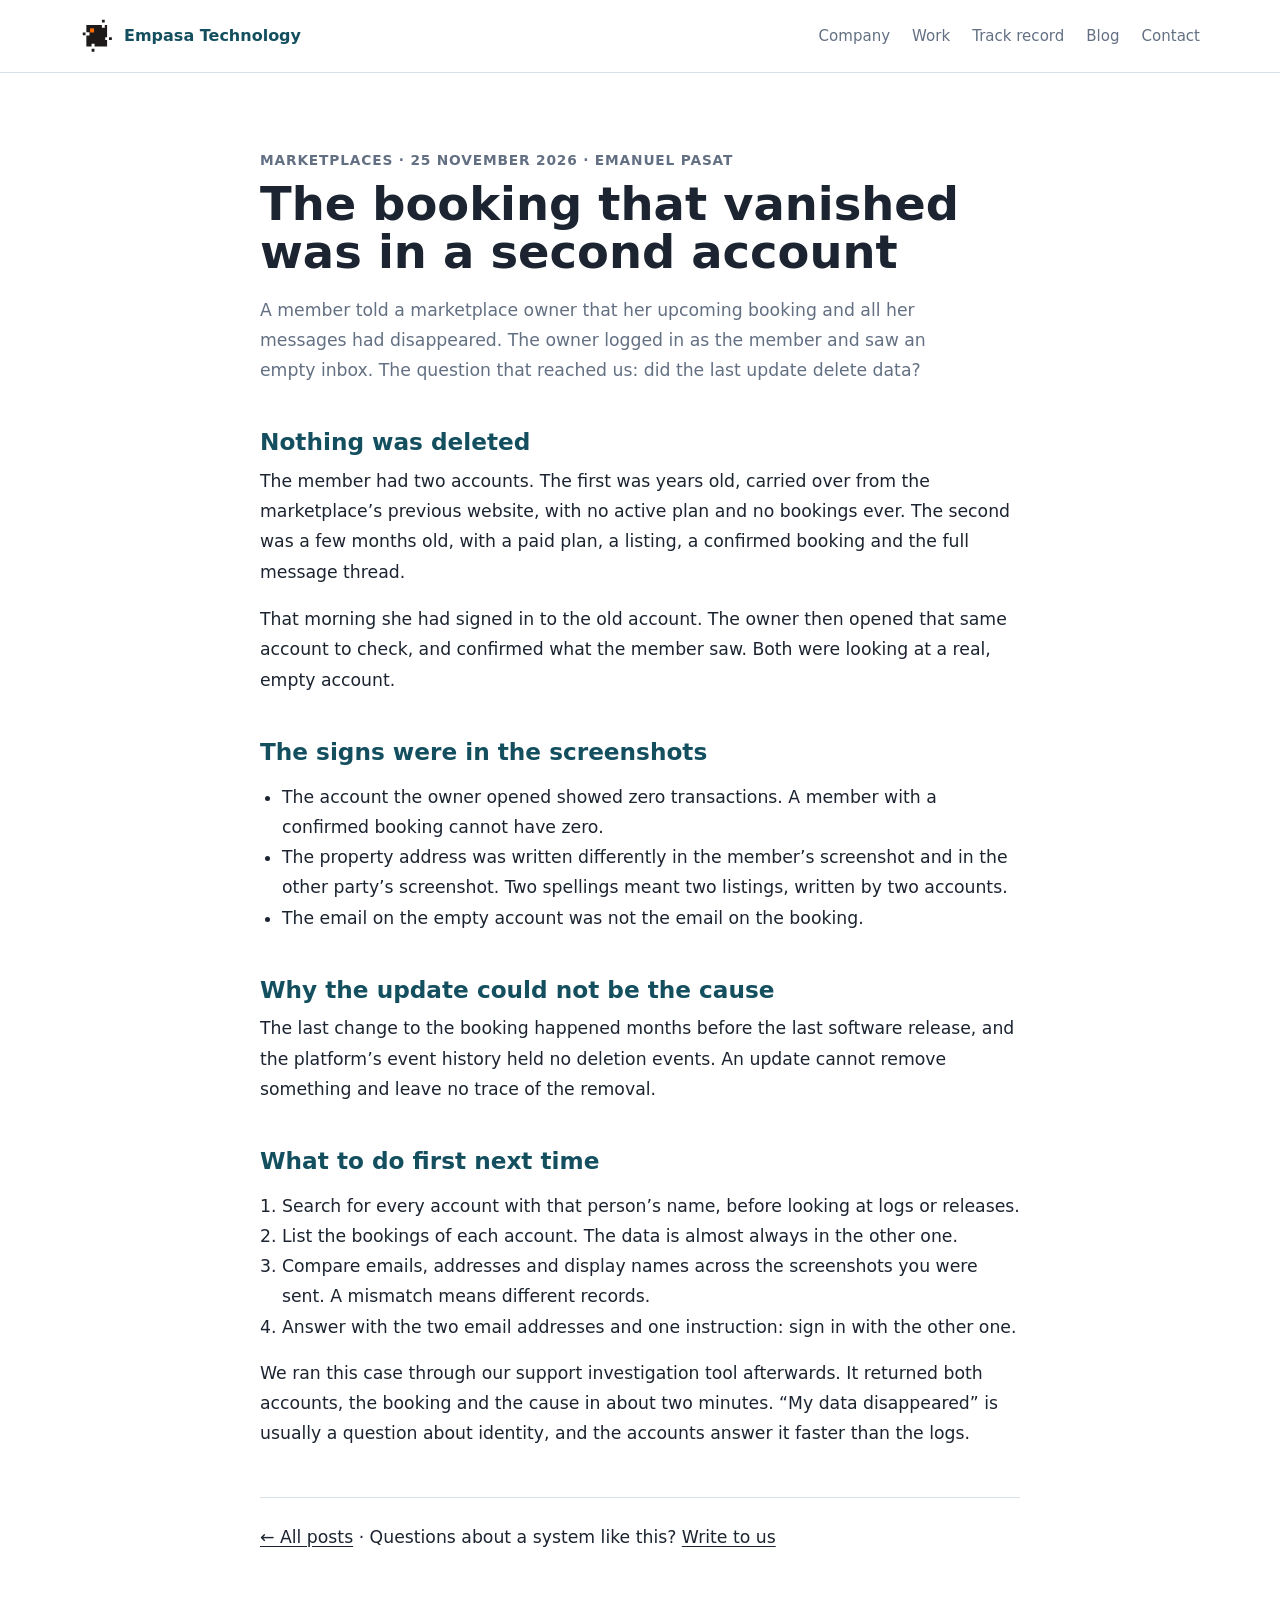
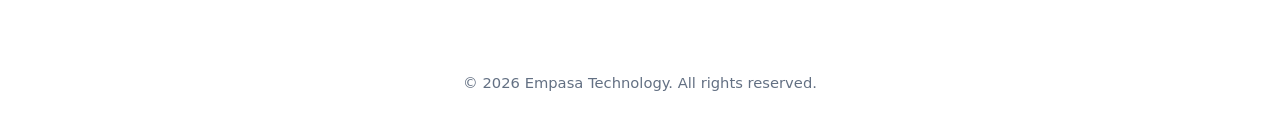
<file: blog/the-booking-that-vanished.html>
<!DOCTYPE html>
<html lang="en">
<head>
  <meta charset="UTF-8" />
  <meta name="viewport" content="width=device-width, initial-scale=1.0" />
  <meta name="description" content="A member reported that her booking and messages had disappeared after an update. Nothing was deleted. How to recognise a second account in minutes." />
  <title>The booking that vanished was in a second account | Empasa Technology</title>
  <link rel="icon" type="image/svg+xml" href="../images/logo_empasa.svg" />
  <link rel="apple-touch-icon" href="../images/apple-touch-icon.png" />
  <link rel="stylesheet" href="../styles.css" />
</head>
<body>
  <header class="site-header">
    <nav class="nav" aria-label="Main navigation">
      <a class="logo" href="../index.html" aria-label="Empasa Technology home">
        <img src="../images/logo_empasa.svg" alt="" />
        <span>Empasa Technology</span>
      </a>
      <div class="nav-links">
        <a href="../index.html#company">Company</a>
        <a href="../index.html#work">Work</a>
        <a href="../index.html#track-record">Track record</a>
        <a href="index.html">Blog</a>
        <a href="../index.html#contact">Contact</a>
      </div>
    </nav>
  </header>

  <main>
    <article class="section post">
      <div class="container narrow">
        <p class="post-meta">Marketplaces &middot; 25 November 2026 &middot; Emanuel Pasat</p>
        <h1>The booking that vanished was in a second account</h1>
        <p class="lead">A member told a marketplace owner that her upcoming booking and all her messages had disappeared. The owner logged in as the member and saw an empty inbox. The question that reached us: did the last update delete data?</p>
        <h2>Nothing was deleted</h2>
        <p>
          The member had two accounts. The first was years old, carried over from the marketplace&rsquo;s previous
          website, with no active plan and no bookings ever. The second was a few months old, with a paid plan, a
          listing, a confirmed booking and the full message thread.
        </p>
        <p>
          That morning she had signed in to the old account. The owner then opened that same account to check, and
          confirmed what the member saw. Both were looking at a real, empty account.
        </p>
        <h2>The signs were in the screenshots</h2>
        <ul>
          <li>The account the owner opened showed zero transactions. A member with a confirmed booking cannot have zero.</li>
          <li>
            The property address was written differently in the member&rsquo;s screenshot and in the other
            party&rsquo;s screenshot. Two spellings meant two listings, written by two accounts.
          </li>
          <li>The email on the empty account was not the email on the booking.</li>
        </ul>
        <h2>Why the update could not be the cause</h2>
        <p>
          The last change to the booking happened months before the last software release, and the platform&rsquo;s
          event history held no deletion events. An update cannot remove something and leave no trace of the removal.
        </p>
        <h2>What to do first next time</h2>
        <ol>
          <li>Search for every account with that person&rsquo;s name, before looking at logs or releases.</li>
          <li>List the bookings of each account. The data is almost always in the other one.</li>
          <li>Compare emails, addresses and display names across the screenshots you were sent. A mismatch means different records.</li>
          <li>Answer with the two email addresses and one instruction: sign in with the other one.</li>
        </ol>
        <p>
          We ran this case through our support investigation tool afterwards. It returned both accounts, the booking
          and the cause in about two minutes. &ldquo;My data disappeared&rdquo; is usually a question about identity,
          and the accounts answer it faster than the logs.
        </p>
        <p class="post-back"><a href="index.html">&larr; All posts</a> &middot; Questions about a system like this? <a href="../index.html#contact">Write to us</a></p>
      </div>
    </article>
  </main>

  <footer class="site-footer">
    <p>&copy; 2026 Empasa Technology. All rights reserved.</p>
  </footer>
</body>
</html>
</file>
<file: styles.css>
:root {
  --ink: #1b2430;
  --muted: #637083;
  --line: #d9e0e8;
  --surface: #f5f7fa;
  --paper: #ffffff;
  --brand: #144f5f;
  --accent: #d95f35;
  --radius: 8px;
}

* {
  box-sizing: border-box;
}

html {
  scroll-behavior: smooth;
}

body {
  margin: 0;
  color: var(--ink);
  background: var(--paper);
  font-family: Inter, "Segoe UI", system-ui, -apple-system, BlinkMacSystemFont, sans-serif;
  line-height: 1.6;
}

a {
  color: inherit;
  text-decoration: none;
}

.container {
  width: min(1120px, calc(100% - 40px));
  margin: 0 auto;
}

.narrow {
  max-width: 760px;
}

.site-header {
  position: sticky;
  top: 0;
  z-index: 10;
  background: rgba(255, 255, 255, 0.92);
  border-bottom: 1px solid var(--line);
  backdrop-filter: blur(16px);
}

.nav {
  width: min(1120px, calc(100% - 40px));
  min-height: 72px;
  margin: 0 auto;
  display: flex;
  align-items: center;
  justify-content: space-between;
  gap: 24px;
}

.logo {
  display: inline-flex;
  align-items: center;
  gap: 10px;
  color: var(--brand);
  font-size: 1rem;
  font-weight: 750;
}

.logo img {
  width: 34px;
  height: 34px;
  object-fit: contain;
}

.nav-links {
  display: flex;
  align-items: center;
  gap: 22px;
  color: var(--muted);
  font-size: 0.94rem;
}

.nav-links a:hover {
  color: var(--brand);
}

.hero {
  padding: 88px 0 76px;
  background:
    linear-gradient(135deg, rgba(20, 79, 95, 0.08), rgba(217, 95, 53, 0.08)),
    var(--paper);
  border-bottom: 1px solid var(--line);
}

.hero-grid {
  display: grid;
  grid-template-columns: minmax(0, 1fr) 340px;
  gap: 56px;
  align-items: center;
}

.eyebrow {
  margin: 0 0 12px;
  color: var(--accent);
  font-size: 0.78rem;
  font-weight: 750;
  letter-spacing: 0.12em;
  text-transform: uppercase;
}

h1,
h2,
h3,
p {
  margin-top: 0;
}

h1 {
  max-width: 820px;
  margin-bottom: 22px;
  color: var(--ink);
  font-size: clamp(2.35rem, 5vw, 4.7rem);
  line-height: 1.03;
  letter-spacing: 0;
}

h2 {
  margin-bottom: 18px;
  color: var(--brand);
  font-size: clamp(1.7rem, 3vw, 2.5rem);
  line-height: 1.15;
  letter-spacing: 0;
}

h3 {
  margin-bottom: 10px;
  color: var(--ink);
  font-size: 1.05rem;
}

.lead {
  max-width: 680px;
  margin-bottom: 30px;
  color: var(--muted);
  font-size: 1.12rem;
}

.actions {
  display: flex;
  flex-wrap: wrap;
  gap: 12px;
}

.button {
  display: inline-flex;
  min-height: 44px;
  align-items: center;
  justify-content: center;
  border-radius: var(--radius);
  padding: 10px 18px;
  font-weight: 700;
}

.button.primary {
  background: var(--brand);
  color: var(--paper);
}

.button.secondary {
  border: 1px solid var(--line);
  background: var(--paper);
  color: var(--brand);
}

.summary-panel,
.card,
.contact-card {
  border: 1px solid var(--line);
  border-radius: var(--radius);
  background: var(--paper);
}

.summary-panel {
  padding: 26px;
}

.summary-logo {
  width: 76px;
  height: 76px;
  object-fit: contain;
  display: block;
  margin: 0 0 18px;
}

.summary-panel dl {
  margin: 0;
}

.summary-panel div {
  padding: 16px 0;
  border-bottom: 1px solid var(--line);
}

.summary-panel div:first-child {
  padding-top: 0;
}

.summary-panel div:last-child {
  padding-bottom: 0;
  border-bottom: 0;
}

dt,
.contact-card span {
  color: var(--muted);
  font-size: 0.78rem;
  font-weight: 750;
  letter-spacing: 0.08em;
  text-transform: uppercase;
}

dd {
  margin: 4px 0 0;
  color: var(--ink);
  font-weight: 650;
}

.section {
  padding: 76px 0;
}

.section p {
  color: var(--muted);
  font-size: 1.03rem;
}

.muted {
  background: var(--surface);
  border-top: 1px solid var(--line);
  border-bottom: 1px solid var(--line);
}

.cards {
  display: grid;
  grid-template-columns: repeat(3, minmax(0, 1fr));
  gap: 18px;
  margin-top: 28px;
}

.card {
  padding: 24px;
}

.card p {
  margin-bottom: 0;
  font-size: 0.96rem;
}

.contact-section {
  background: var(--brand);
  color: var(--paper);
}

.contact-section h2,
.contact-section p {
  color: var(--paper);
}

.contact-section p {
  opacity: 0.82;
}

.contact-grid {
  display: grid;
  grid-template-columns: minmax(0, 1fr) minmax(0, 440px);
  gap: 48px;
  align-items: start;
}

.contact-card {
  display: grid;
  gap: 8px;
  padding: 24px;
}

.contact-card a {
  margin-bottom: 14px;
  color: var(--brand);
  font-size: 1.02rem;
  font-weight: 750;
}

.contact-card a:last-child {
  margin-bottom: 0;
}

.site-footer {
  padding: 26px 20px;
  color: var(--muted);
  text-align: center;
  font-size: 0.92rem;
}

.site-footer p {
  margin: 0;
}

@media (max-width: 820px) {
  .nav {
    min-height: auto;
    padding: 18px 0;
    align-items: flex-start;
    flex-direction: column;
  }

  .nav-links {
    flex-wrap: wrap;
    gap: 12px 18px;
  }

  .hero,
  .section {
    padding: 56px 0;
  }

  .hero-grid,
  .contact-grid {
    grid-template-columns: 1fr;
    gap: 32px;
  }

  .summary-panel,
  .contact-card {
    width: 100%;
  }

  .cards {
    grid-template-columns: 1fr;
  }
}

.section-note {
  margin-top: 24px;
  color: inherit;
  opacity: 0.8;
}

.facts {
  margin: 20px 0 0;
  padding-left: 20px;
}

.facts li {
  margin: 10px 0;
  line-height: 1.6;
}

.section a:not(.button) {
  text-decoration: underline;
  text-underline-offset: 3px;
}


.post-list {
  list-style: none;
  margin: 32px 0 0;
  padding: 0;
}

.post-list li {
  padding: 26px 0;
  border-top: 1px solid var(--line);
}

.post-list h2 {
  margin: 6px 0 8px;
  font-size: 1.45rem;
}

.post-list p {
  margin: 0;
}

.post-meta {
  margin: 0;
  color: var(--muted);
  font-size: 0.86rem;
  font-weight: 650;
  letter-spacing: 0.06em;
  text-transform: uppercase;
}

.post h1 {
  margin: 10px 0 18px;
  font-size: clamp(2rem, 4.4vw, 2.9rem);
}

.post h2 {
  margin: 44px 0 10px;
  font-size: 1.45rem;
}

.post p,
.post li {
  color: var(--ink);
  font-size: 1.08rem;
  line-height: 1.75;
}

.post .lead,
.post .post-meta {
  color: var(--muted);
}

.post .post-meta {
  font-size: 0.86rem;
  line-height: 1.6;
}

.post ul,
.post ol {
  padding-left: 22px;
}

.post-back {
  margin-top: 48px;
  padding-top: 24px;
  border-top: 1px solid var(--line);
}


.contact-form label {
  color: var(--muted);
  font-size: 0.78rem;
  font-weight: 750;
  letter-spacing: 0.08em;
  text-transform: uppercase;
}

.contact-form label em {
  font-style: normal;
  font-weight: 500;
  letter-spacing: 0;
  text-transform: none;
}

.contact-form input,
.contact-form textarea {
  width: 100%;
  margin-bottom: 10px;
  padding: 11px 12px;
  border: 1px solid var(--line);
  border-radius: 6px;
  background: var(--paper);
  color: var(--ink);
  font: inherit;
  font-size: 1rem;
}

.contact-form textarea {
  resize: vertical;
}

.contact-form input:focus,
.contact-form textarea:focus {
  outline: 2px solid var(--brand);
  outline-offset: 1px;
}

.contact-form button {
  justify-self: start;
  border: 0;
  cursor: pointer;
  font: inherit;
  font-weight: 750;
}

.contact-form button:disabled {
  opacity: 0.6;
  cursor: default;
}

.contact-section .cf-status {
  margin: 4px 0 0;
  color: var(--ink);
  opacity: 1;
  font-size: 0.95rem;
}

.contact-section .cf-status:empty {
  display: none;
}

.contact-section .cf-status.error {
  color: #a3261b;
}

.contact-section .cf-status.ok {
  color: #17603a;
}

.cf-trap {
  position: absolute;
  left: -9999px;
  width: 1px;
  height: 1px;
  overflow: hidden;
}
</file>
